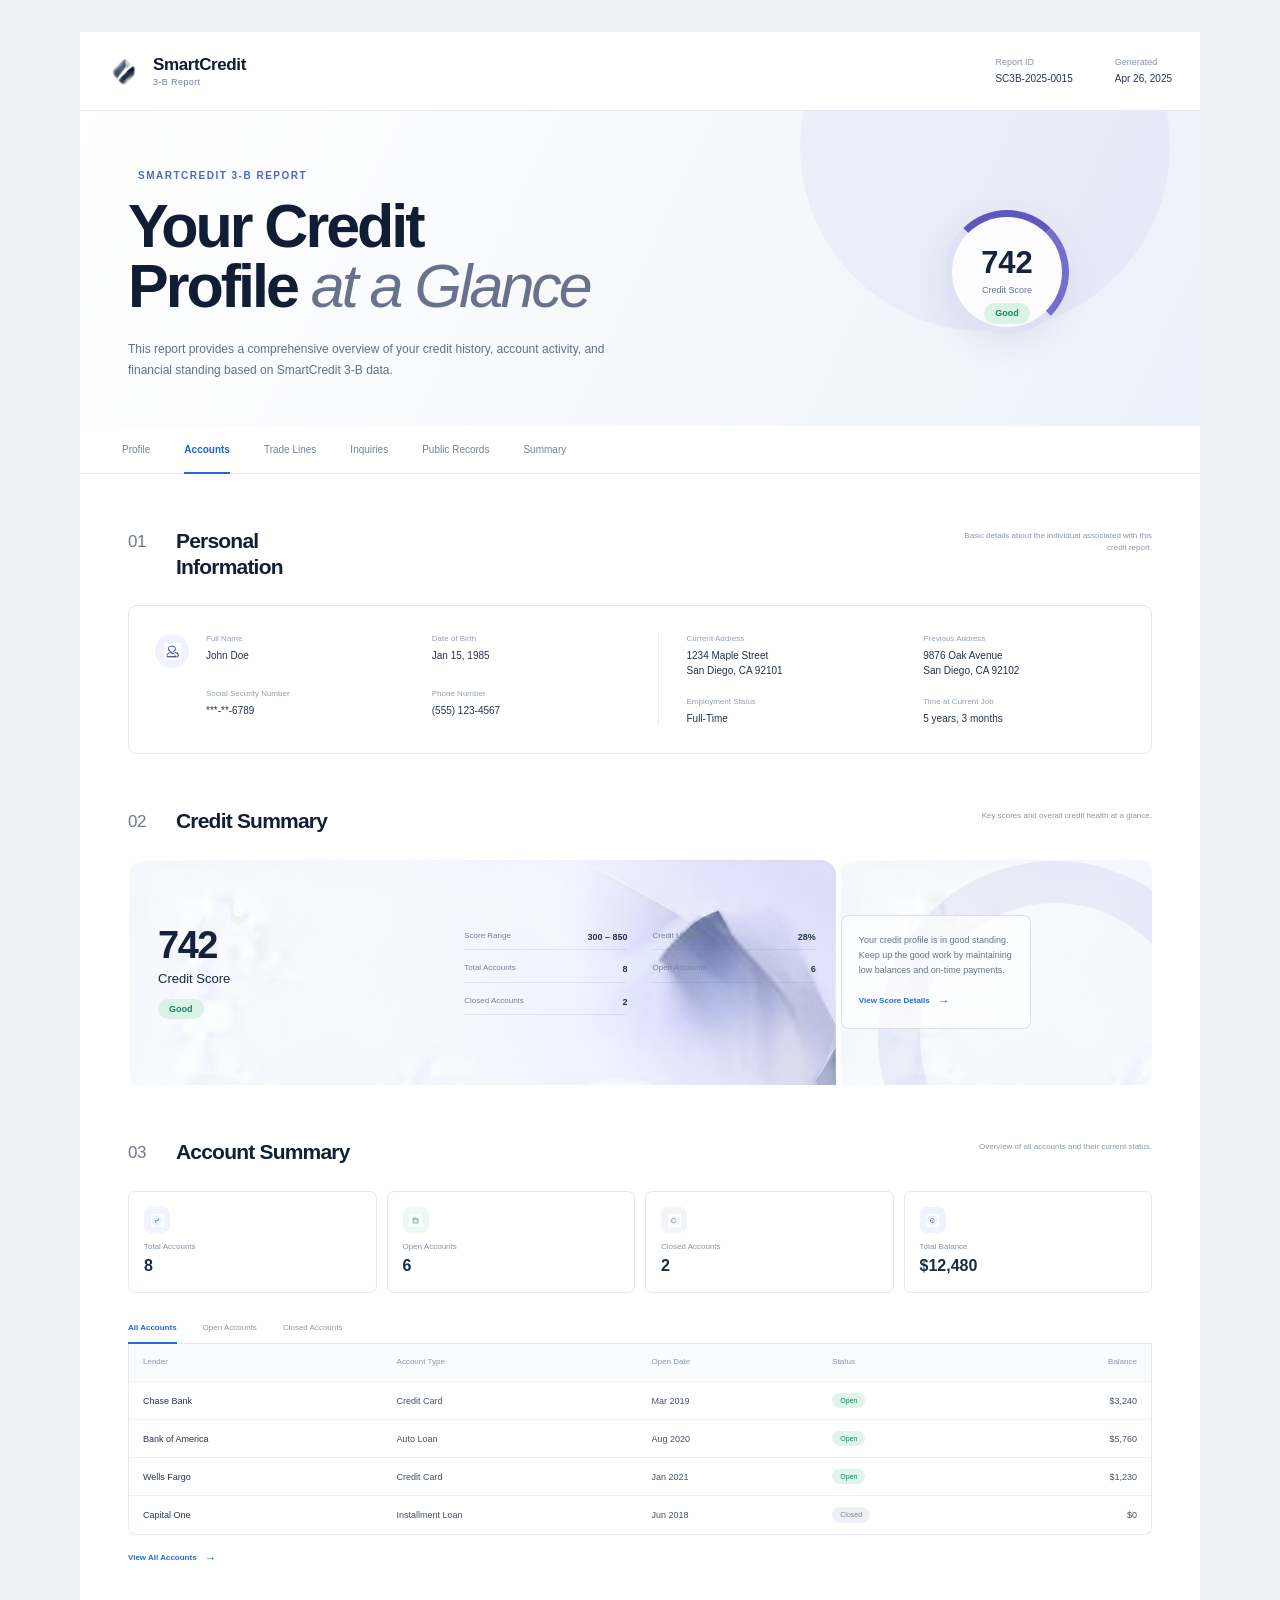
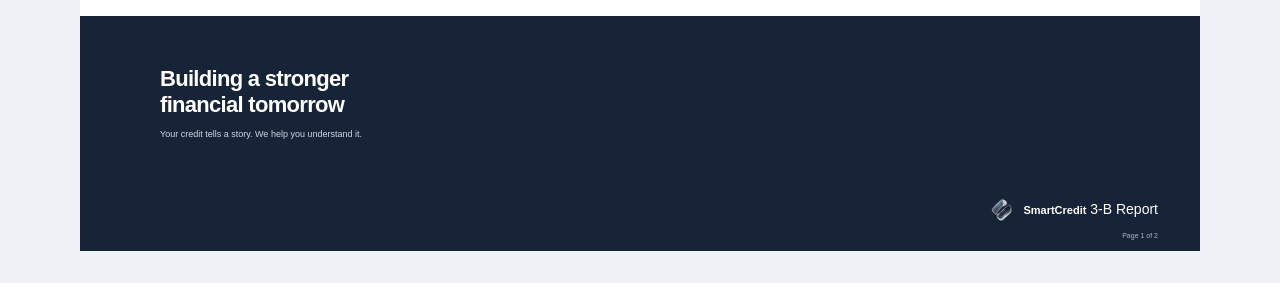
<file: index.html>
<!DOCTYPE html>
<html lang="en">
<head>
    <meta charset="UTF-8">
    <meta name="viewport" content="width=device-width, initial-scale=1.0">
    <meta name="description" content="SmartCredit 3-B Report - Credit Profile Overview">
    <title>SmartCredit 3-B Report</title>
    <link rel="stylesheet" href="css/style.css">
</head>
<body>
    <header class="report-header">
        <div class="brand">
            <a href="index.html" class="brand-mark" aria-label="SmartCredit">
                <img src="images/desain web.png" alt="SmartCredit">
            </a>
            <div class="brand-text">
                <strong>SmartCredit</strong>
                <span>3-B Report</span>
            </div>
        </div>

        <div class="report-meta">
            <div class="meta-item">
                <span>Report ID</span>
                <strong>SC3B-2025-0015</strong>
            </div>
            <div class="meta-item">
                <span>Generated</span>
                <strong>Apr 26, 2025</strong>
            </div>
        </div>
    </header>

    <main class="report-content">

        <section class="report-intro" aria-labelledby="profile-title">
            <div class="intro-content">
                <span class="eyebrow">SmartCredit 3-B Report</span>

                <h1 id="profile-title">
                    Your Credit<br>
                    Profile <em>at a Glance</em>
                </h1>

                <p>
                    This report provides a comprehensive overview of your
                    credit history, account activity, and financial standing
                    based on SmartCredit 3-B data.
                </p>
            </div>

            <div class="score-display" aria-label="Credit score 742, status Good">
                <div class="score-ring">
                    <span class="score-value">742</span>
                    <span class="score-label">Credit Score</span>
                </div>
                <span class="score-status">Good</span>
            </div>
        </section>

        <nav class="report-navigation" aria-label="Report sections">
            <a href="#personal-information" class="active">Profile</a>
            <a href="#account-summary">Accounts</a>
            <a href="report2.html">Trade Lines</a>
            <a href="report2.html#inquiries">Inquiries</a>
            <a href="report2.html#public-records">Public Records</a>
            <a href="report2.html#additional-information">Summary</a>
        </nav>

        <section
            id="personal-information"
            class="report-section personal-section"
            aria-labelledby="personal-title"
        >
            <div class="section-heading">
                <span class="section-number">01</span>

                <div class="section-title">
                    <h2 id="personal-title">Personal<br>Information</h2>
                    <p>
                        Basic details about the individual associated
                        with this credit report.
                    </p>
                </div>
            </div>

            <div class="information-card">
                <div class="information-column">
                    <div class="profile-symbol" aria-hidden="true">
                        <img src="images/desain web (2).png" alt="">
                    </div>

                    <dl class="information-list">
                        <div class="information-item">
                            <dt>Full Name</dt>
                            <dd>John Doe</dd>
                        </div>

                        <div class="information-item">
                            <dt>Date of Birth</dt>
                            <dd>Jan 15, 1985</dd>
                        </div>

                        <div class="information-item">
                            <dt>Social Security Number</dt>
                            <dd>***-**-6789</dd>
                        </div>

                        <div class="information-item">
                            <dt>Phone Number</dt>
                            <dd>(555) 123-4567</dd>
                        </div>
                    </dl>
                </div>

                <div class="information-column">
                    <dl class="information-list">
                        <div class="information-item">
                            <dt>Current Address</dt>
                            <dd>
                                1234 Maple Street<br>
                                San Diego, CA 92101
                            </dd>
                        </div>

                        <div class="information-item">
                            <dt>Previous Address</dt>
                            <dd>
                                9876 Oak Avenue<br>
                                San Diego, CA 92102
                            </dd>
                        </div>

                        <div class="information-item">
                            <dt>Employment Status</dt>
                            <dd>Full-Time</dd>
                        </div>

                        <div class="information-item">
                            <dt>Time at Current Job</dt>
                            <dd>5 years, 3 months</dd>
                        </div>
                    </dl>
                </div>
            </div>
        </section>

        <section
            id="credit-summary"
            class="report-section credit-section"
            aria-labelledby="credit-title"
        >
            <div class="section-heading">
                <span class="section-number">02</span>

                <div class="section-title">
                    <h2 id="credit-title">Credit Summary</h2>
                    <p>
                        Key scores and overall credit health
                        at a glance.
                    </p>
                </div>
            </div>

            <div class="credit-summary-card">
                <div class="credit-score-block">
                    <span class="large-score">742</span>
                    <span class="large-score-label">Credit Score</span>
                    <span class="score-status">Good</span>
                </div>

                <dl class="credit-statistics">
                    <div>
                        <dt>Score Range</dt>
                        <dd>300 – 850</dd>
                    </div>

                    <div>
                        <dt>Credit Utilization</dt>
                        <dd>28%</dd>
                    </div>

                    <div>
                        <dt>Total Accounts</dt>
                        <dd>8</dd>
                    </div>

                    <div>
                        <dt>Open Accounts</dt>
                        <dd>6</dd>
                    </div>

                    <div>
                        <dt>Closed Accounts</dt>
                        <dd>2</dd>
                    </div>
                </dl>

                <aside class="credit-note">
                    <p>
                        Your credit profile is in good standing.
                        Keep up the good work by maintaining low
                        balances and on-time payments.
                    </p>

                    <a href="#account-summary">
                        View Score Details
                        <span aria-hidden="true">→</span>
                    </a>
                </aside>
            </div>
        </section>

        <section
            id="account-summary"
            class="report-section account-section"
            aria-labelledby="account-title"
        >
            <div class="section-heading">
                <span class="section-number">03</span>

                <div class="section-title">
                    <h2 id="account-title">Account Summary</h2>
                    <p>
                        Overview of all accounts and their current status.
                    </p>
                </div>
            </div>

            <div class="account-stat-grid">
                <article class="account-stat">
                    <div class="stat-icon" aria-hidden="true">
                        <img src="images/desain web (4).png" alt="">
                    </div>
                    <span>Total Accounts</span>
                    <strong>8</strong>
                </article>

                <article class="account-stat">
                    <div class="stat-icon" aria-hidden="true">
                        <img src="images/desain web (5).png" alt="">
                    </div>
                    <span>Open Accounts</span>
                    <strong>6</strong>
                </article>

                <article class="account-stat">
                    <div class="stat-icon" aria-hidden="true">
                        <img src="images/desain web (6).png" alt="">
                    </div>
                    <span>Closed Accounts</span>
                    <strong>2</strong>
                </article>

                <article class="account-stat">
                    <div class="stat-icon" aria-hidden="true">
                        <img src="images/desain web (7).png" alt="">
                    </div>
                    <span>Total Balance</span>
                    <strong>$12,480</strong>
                </article>
            </div>

            <div class="account-filter" aria-label="Account categories">
                <a href="#all-accounts" class="active">All Accounts</a>
                <a href="#open-accounts">Open Accounts</a>
                <a href="#closed-accounts">Closed Accounts</a>
            </div>

            <div class="account-table-wrapper">
                <table class="account-table">
                    <caption>Credit account summary</caption>

                    <thead>
                        <tr>
                            <th scope="col">Lender</th>
                            <th scope="col">Account Type</th>
                            <th scope="col">Open Date</th>
                            <th scope="col">Status</th>
                            <th scope="col">Balance</th>
                        </tr>
                    </thead>

                    <tbody>
                        <tr>
                            <td>Chase Bank</td>
                            <td>Credit Card</td>
                            <td>Mar 2019</td>
                            <td>
                                <span class="status status-open">Open</span>
                            </td>
                            <td>$3,240</td>
                        </tr>

                        <tr>
                            <td>Bank of America</td>
                            <td>Auto Loan</td>
                            <td>Aug 2020</td>
                            <td>
                                <span class="status status-open">Open</span>
                            </td>
                            <td>$5,760</td>
                        </tr>

                        <tr>
                            <td>Wells Fargo</td>
                            <td>Credit Card</td>
                            <td>Jan 2021</td>
                            <td>
                                <span class="status status-open">Open</span>
                            </td>
                            <td>$1,230</td>
                        </tr>

                        <tr>
                            <td>Capital One</td>
                            <td>Installment Loan</td>
                            <td>Jun 2018</td>
                            <td>
                                <span class="status status-closed">Closed</span>
                            </td>
                            <td>$0</td>
                        </tr>
                    </tbody>
                </table>
            </div>

            <a href="#trade-lines" class="section-link">
                View All Accounts
                <span aria-hidden="true">→</span>
            </a>
        </section>

    </main>

    <footer class="report-footer">
        <div class="footer-content">
            <div class="footer-message">
                <h2>Building a stronger<br>financial tomorrow</h2>
                <p>
                    Your credit tells a story. We help you
                    understand it.
                </p>
            </div>

            <div class="footer-brand">
                <img src="images/desain_web-removebg-preview.png" alt="">
                <div>
                    <strong>SmartCredit</strong>
                    <span>3-B Report</span>
                </div>
            </div>

            <span class="page-number">Page 1 of 2</span>
        </div>
    </footer>
</body>
<script src="javascript/javascript.js"></script>
</html>
</file>
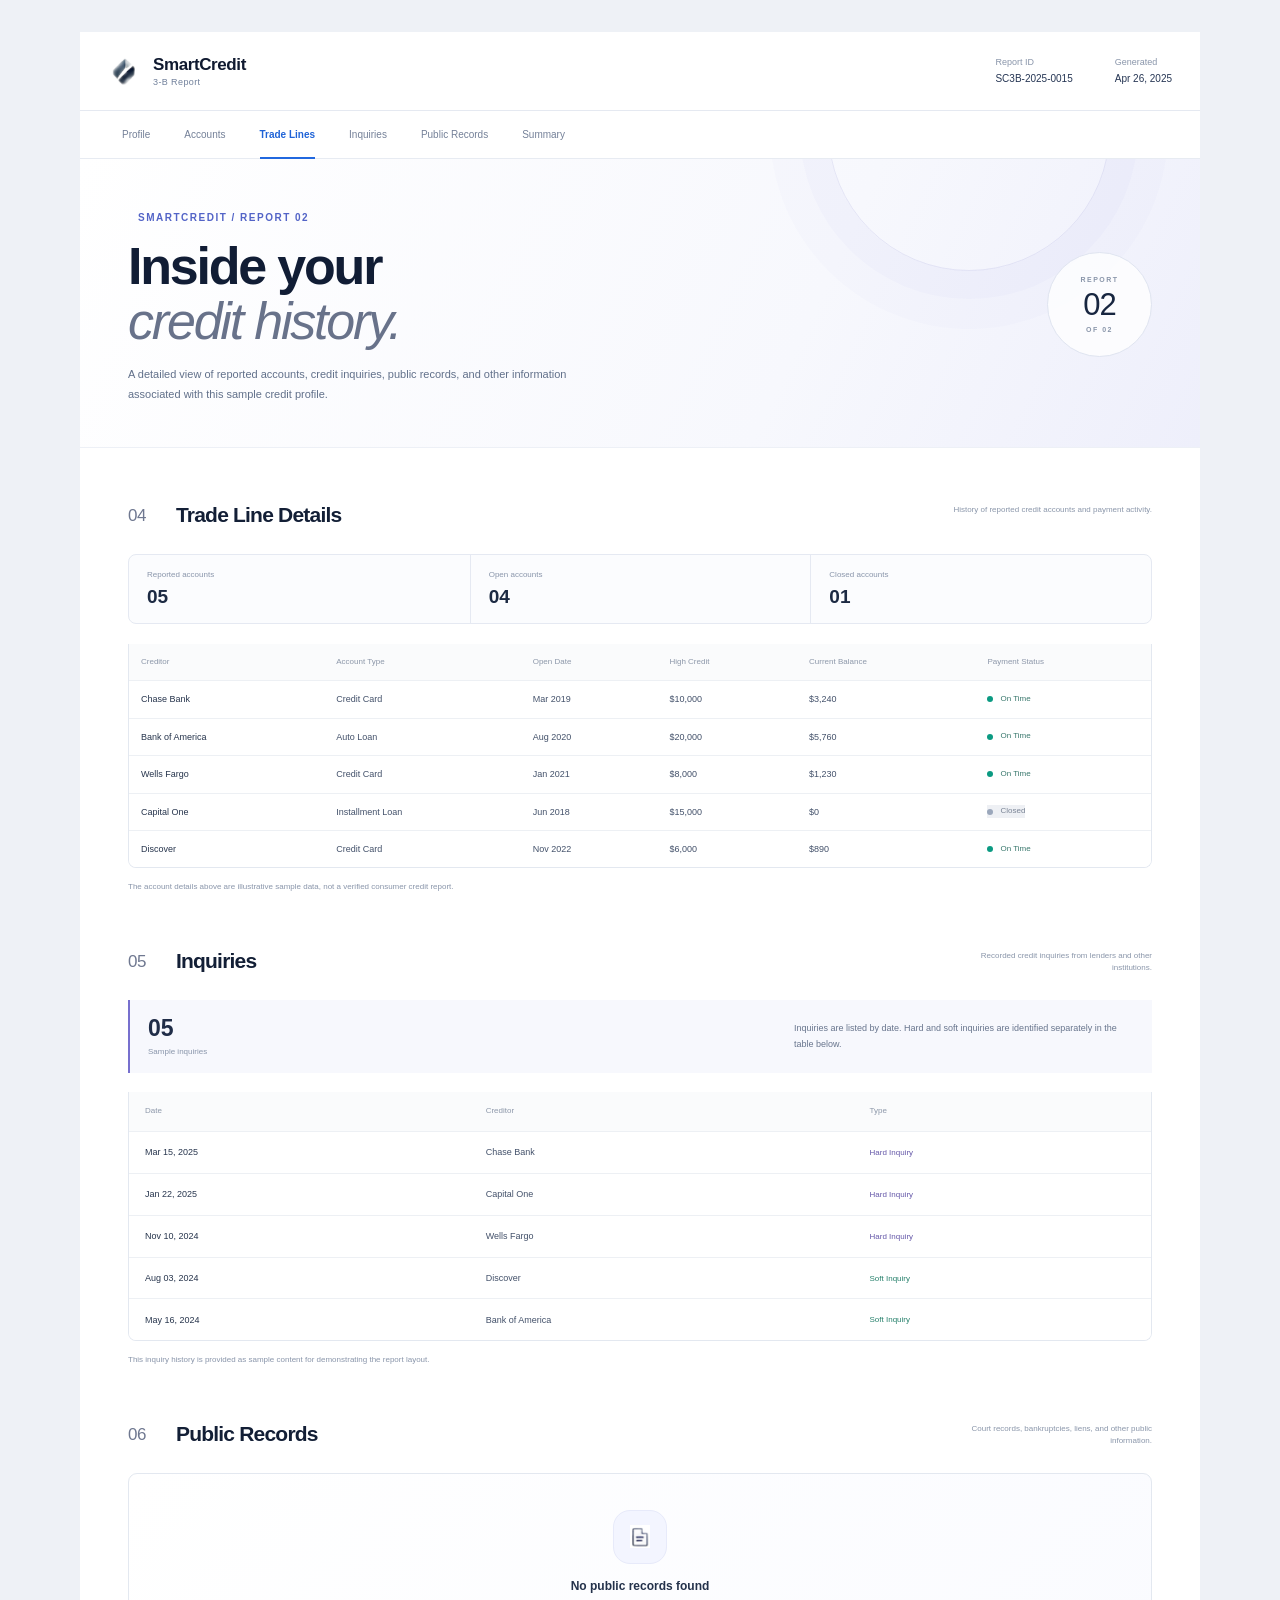
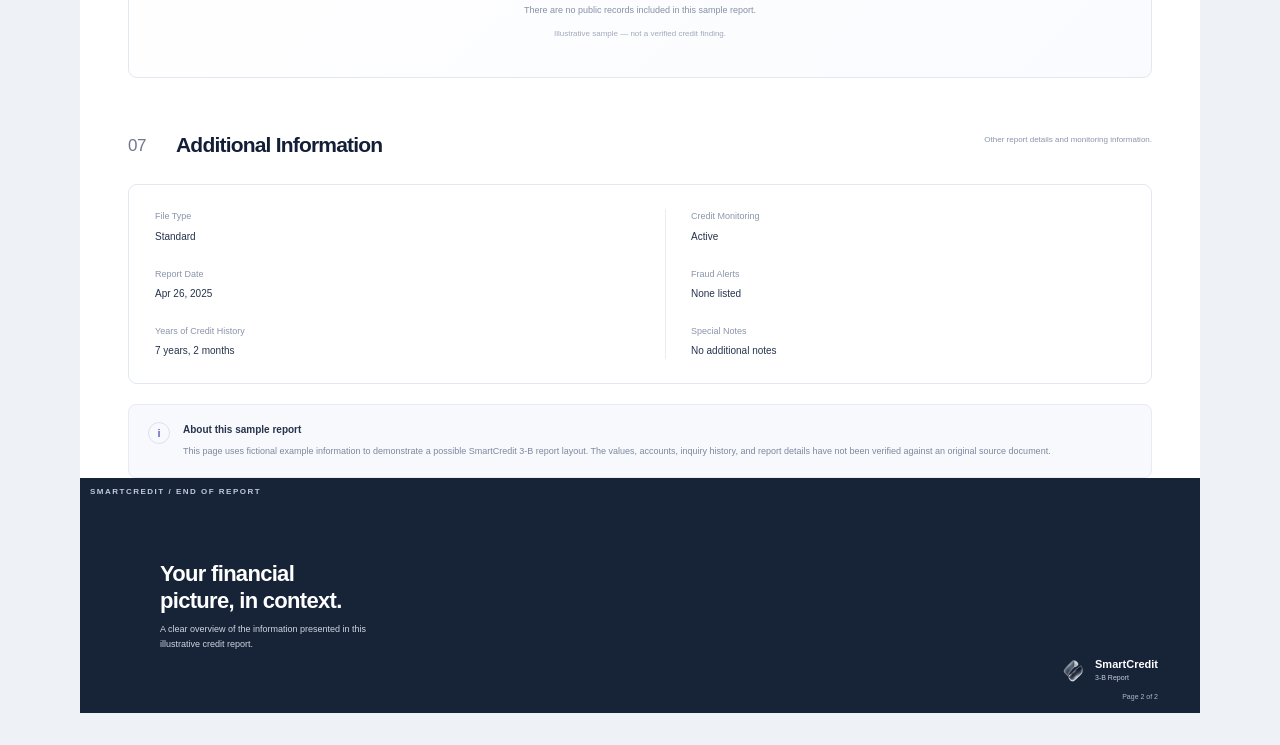
<file: report2.html>
<!DOCTYPE html>
<html lang="en">
<head>
    <meta charset="UTF-8">
    <meta name="viewport" content="width=device-width, initial-scale=1.0">
    <meta name="description" content="SmartCredit 3-B Report - Detailed credit accounts, inquiries, public records, and additional information.">
    <meta name="theme-color" content="#f1f3f8">
    <title>SmartCredit 3-B Report | Report Details</title>
    <link rel="stylesheet" href="css/style.css">
    <script src="javascript/javascript.js"></script>
</head>
<body>
    <header class="report-header">
        <a href="index.html" class="brand" aria-label="SmartCredit Report Overview">
            <span class="brand-mark">
                <img src="images/desain web.png" alt="">
            </span>
            <span class="brand-text">
                <strong>SmartCredit</strong>
                <span>3-B Report</span>
            </span>
        </a>

        <div class="report-meta">
            <div class="meta-item">
                <span>Report ID</span>
                <strong>SC3B-2025-0015</strong>
            </div>
            <div class="meta-item">
                <span>Generated</span>
                <strong>Apr 26, 2025</strong>
            </div>
        </div>
    </header>

    <main class="report-content report-details-page">
        <nav class="report-navigation" aria-label="Report navigation">
            <a href="report-1.html">Profile</a>
            <a href="index.html#account-summary">Accounts</a>
            <a href="report2.html#trade-lines" class="active">Trade Lines</a>
            <a href="report2.html#inquiries">Inquiries</a>
            <a href="report2.html#public-records">Public Records</a>
            <a href="report2.html#additional-information">Summary</a>
        </nav>

        <div class="details-intro">
            <div>
                <span class="eyebrow">SMARTCREDIT / REPORT 02</span>
                <h1>Inside your<br><em>credit history.</em></h1>
                <p>
                    A detailed view of reported accounts, credit inquiries,
                    public records, and other information associated with
                    this sample credit profile.
                </p>
            </div>

            <div class="details-index" aria-label="Report page 2 of 2">
                <span>REPORT</span>
                <strong>02</strong>
                <span>OF 02</span>
            </div>
        </div>

        <section
            id="trade-lines"
            class="report-section trade-lines-section"
            aria-labelledby="trade-lines-title"
        >
            <div class="section-heading">
                <span class="section-number">04</span>
                <div class="section-title">
                    <h2 id="trade-lines-title">Trade Line Details</h2>
                    <p>
                        History of reported credit accounts
                        and payment activity.
                    </p>
                </div>
            </div>

            <div class="table-summary">
                <div>
                    <span>Reported accounts</span>
                    <strong>05</strong>
                </div>
                <div>
                    <span>Open accounts</span>
                    <strong>04</strong>
                </div>
                <div>
                    <span>Closed accounts</span>
                    <strong>01</strong>
                </div>
            </div>

            <div class="account-table-wrapper">
                <table class="account-table trade-line-table">
                    <caption>Trade line details for the sample credit report</caption>
                    <thead>
                        <tr>
                            <th scope="col">Creditor</th>
                            <th scope="col">Account Type</th>
                            <th scope="col">Open Date</th>
                            <th scope="col">High Credit</th>
                            <th scope="col">Current Balance</th>
                            <th scope="col">Payment Status</th>
                        </tr>
                    </thead>
                    <tbody>
                        <tr>
                            <td>Chase Bank</td>
                            <td>Credit Card</td>
                            <td>Mar 2019</td>
                            <td>$10,000</td>
                            <td>$3,240</td>
                            <td>
                                <span class="payment-status status-on-time">
                                    <span aria-hidden="true"></span>
                                    On Time
                                </span>
                            </td>
                        </tr>
                        <tr>
                            <td>Bank of America</td>
                            <td>Auto Loan</td>
                            <td>Aug 2020</td>
                            <td>$20,000</td>
                            <td>$5,760</td>
                            <td>
                                <span class="payment-status status-on-time">
                                    <span aria-hidden="true"></span>
                                    On Time
                                </span>
                            </td>
                        </tr>
                        <tr>
                            <td>Wells Fargo</td>
                            <td>Credit Card</td>
                            <td>Jan 2021</td>
                            <td>$8,000</td>
                            <td>$1,230</td>
                            <td>
                                <span class="payment-status status-on-time">
                                    <span aria-hidden="true"></span>
                                    On Time
                                </span>
                            </td>
                        </tr>
                        <tr>
                            <td>Capital One</td>
                            <td>Installment Loan</td>
                            <td>Jun 2018</td>
                            <td>$15,000</td>
                            <td>$0</td>
                            <td>
                                <span class="payment-status status-closed">
                                    <span aria-hidden="true"></span>
                                    Closed
                                </span>
                            </td>
                        </tr>
                        <tr>
                            <td>Discover</td>
                            <td>Credit Card</td>
                            <td>Nov 2022</td>
                            <td>$6,000</td>
                            <td>$890</td>
                            <td>
                                <span class="payment-status status-on-time">
                                    <span aria-hidden="true"></span>
                                    On Time
                                </span>
                            </td>
                        </tr>
                    </tbody>
                </table>
            </div>

            <p class="table-note">
                The account details above are illustrative sample data,
                not a verified consumer credit report.
            </p>
        </section>

        <section
            id="inquiries"
            class="report-section inquiries-section"
            aria-labelledby="inquiries-title"
        >
            <div class="section-heading">
                <span class="section-number">05</span>
                <div class="section-title">
                    <h2 id="inquiries-title">Inquiries</h2>
                    <p>
                        Recorded credit inquiries from lenders
                        and other institutions.
                    </p>
                </div>
            </div>

            <div class="inquiry-overview">
                <div class="inquiry-count">
                    <span class="inquiry-count-number">05</span>
                    <span>Sample inquiries</span>
                </div>
                <p>
                    Inquiries are listed by date. Hard and soft inquiries
                    are identified separately in the table below.
                </p>
            </div>

            <div class="account-table-wrapper">
                <table class="account-table inquiry-table">
                    <caption>Credit inquiries in the sample report</caption>
                    <thead>
                        <tr>
                            <th scope="col">Date</th>
                            <th scope="col">Creditor</th>
                            <th scope="col">Type</th>
                        </tr>
                    </thead>
                    <tbody>
                        <tr>
                            <td>Mar 15, 2025</td>
                            <td>Chase Bank</td>
                            <td>
                                <span class="inquiry-type inquiry-hard">
                                    Hard Inquiry
                                </span>
                            </td>
                        </tr>
                        <tr>
                            <td>Jan 22, 2025</td>
                            <td>Capital One</td>
                            <td>
                                <span class="inquiry-type inquiry-hard">
                                    Hard Inquiry
                                </span>
                            </td>
                        </tr>
                        <tr>
                            <td>Nov 10, 2024</td>
                            <td>Wells Fargo</td>
                            <td>
                                <span class="inquiry-type inquiry-hard">
                                    Hard Inquiry
                                </span>
                            </td>
                        </tr>
                        <tr>
                            <td>Aug 03, 2024</td>
                            <td>Discover</td>
                            <td>
                                <span class="inquiry-type inquiry-soft">
                                    Soft Inquiry
                                </span>
                            </td>
                        </tr>
                        <tr>
                            <td>May 16, 2024</td>
                            <td>Bank of America</td>
                            <td>
                                <span class="inquiry-type inquiry-soft">
                                    Soft Inquiry
                                </span>
                            </td>
                        </tr>
                    </tbody>
                </table>
            </div>

            <p class="section-footnote">
                This inquiry history is provided as sample content for
                demonstrating the report layout.
            </p>
        </section>

        <section
            id="public-records"
            class="report-section public-records-section"
            aria-labelledby="public-records-title"
        >
            <div class="section-heading">
                <span class="section-number">06</span>
                <div class="section-title">
                    <h2 id="public-records-title">Public Records</h2>
                    <p>
                        Court records, bankruptcies, liens,
                        and other public information.
                    </p>
                </div>
            </div>

            <div class="empty-records-card">
                <div class="records-icon" aria-hidden="true">
                    <img src="images/desain web (8).png" alt="">
                </div>
                <h3>No public records found</h3>
                <p>
                    There are no public records included in this
                    sample report.
                </p>
                <span class="records-disclaimer">
                    Illustrative sample — not a verified credit finding.
                </span>
            </div>
        </section>

        <section
            id="additional-information"
            class="report-section additional-information-section"
            aria-labelledby="additional-information-title"
        >
            <div class="section-heading">
                <span class="section-number">07</span>
                <div class="section-title">
                    <h2 id="additional-information-title">
                        Additional Information
                    </h2>
                    <p>
                        Other report details and monitoring
                        information.
                    </p>
                </div>
            </div>

            <div class="additional-info-card">
                <dl class="additional-info-column">
                    <div class="information-item">
                        <dt>File Type</dt>
                        <dd>Standard</dd>
                    </div>
                    <div class="information-item">
                        <dt>Report Date</dt>
                        <dd>Apr 26, 2025</dd>
                    </div>
                    <div class="information-item">
                        <dt>Years of Credit History</dt>
                        <dd>7 years, 2 months</dd>
                    </div>
                </dl>

                <dl class="additional-info-column">
                    <div class="information-item">
                        <dt>Credit Monitoring</dt>
                        <dd>Active</dd>
                    </div>
                    <div class="information-item">
                        <dt>Fraud Alerts</dt>
                        <dd>None listed</dd>
                    </div>
                    <div class="information-item">
                        <dt>Special Notes</dt>
                        <dd>No additional notes</dd>
                    </div>
                </dl>
            </div>

            <aside class="report-disclaimer">
                <span class="disclaimer-mark" aria-hidden="true">i</span>
                <div>
                    <h3>About this sample report</h3>
                    <p>
                        This page uses fictional example information to
                        demonstrate a possible SmartCredit 3-B report
                        layout. The values, accounts, inquiry history,
                        and report details have not been verified against
                        an original source document.
                    </p>
                </div>
            </aside>
        </section>
    </main>

    <footer class="report-footer details-footer">
        <div class="footer-content">
            <div class="footer-message">
                <span class="eyebrow">SMARTCREDIT / END OF REPORT</span>
                <h2>Your financial<br>picture, in context.</h2>
                <p>
                    A clear overview of the information presented
                    in this illustrative credit report.
                </p>
            </div>

            <a href="index.html" class="footer-brand">
                <img src="images/desain_web-removebg-preview.png" alt="">
                <span>
                    <strong>SmartCredit</strong>
                    <span>3-B Report</span>
                </span>
            </a>

            <span class="page-number">Page 2 of 2</span>
        </div>
    </footer>
</body>
</html>
</file>
<file: css/style.css>
/* Base */
* {
    box-sizing: border-box;
    margin: 0;
    padding: 0;
}

html {
    scroll-behavior: smooth;
    scroll-padding-top: 24px;
}

body {
    background: #eef1f6;
    color: #14213d;
    font-family: Arial, Helvetica, sans-serif;
    font-size: 14px;
    line-height: 1.6;
    -webkit-font-smoothing: antialiased;
}

a {
    color: inherit;
    text-decoration: none;
}

img {
    display: block;
    max-width: 100%;
}

button,
a {
    -webkit-tap-highlight-color: transparent;
}

button {
    font: inherit;
}

button:focus-visible,
a:focus-visible {
    outline: 2px solid #2168df;
    outline-offset: 4px;
}

[hidden] {
    display: none !important;
}


/* Shared Report Layout */
.report-header,
.report-content,
.report-footer {
    width: min(1120px, calc(100% - 48px));
    margin-left: auto;
    margin-right: auto;
}

.report-header {
    margin-top: 32px;
    padding: 22px 28px;
    background: #ffffff;
    border-bottom: 1px solid #e5e9f1;
    display: flex;
    align-items: center;
    justify-content: space-between;
    gap: 30px;
}

.report-content {
    background: #ffffff;
    overflow: hidden;
}

.eyebrow {
    margin-left: 10px;
    display: inline-block;
    margin-bottom: 13px;
    color: #5364c7;
    font-size: 10px;
    font-weight: 700;
    letter-spacing: 1.5px;
    text-transform: uppercase;
}

/* Brand */
.brand {
    min-width: 0;
    display: flex;
    align-items: center;
    gap: 11px;
}

.brand-mark {
    width: 34px;
    height: 34px;
    flex: 0 0 34px;
    display: flex;
    align-items: center;
    justify-content: center;
}

.brand-mark img {
    width: 29px;
    height: 29px;
    object-fit: contain;
}

.brand-text {
    display: flex;
    flex-direction: column;
    line-height: 1.15;
}

.brand-text strong {
    color: #101a30;
    font-size: 17px;
    font-weight: 700;
    letter-spacing: -0.4px;
}

.brand-text span {
    margin-top: 3px;
    color: #71809b;
    font-size: 9px;
    letter-spacing: 0.4px;
}


/* Report Metadata */
.report-meta {
    display: flex;
    align-items: center;
    gap: 42px;
}

.meta-item {
    display: flex;
    flex-direction: column;
    gap: 2px;
}

.meta-item span {
    color: #8995aa;
    font-size: 9px;
}

.meta-item strong {
    color: #263654;
    font-size: 10px;
    font-weight: 500;
}

/* Page One Introduction */
.report-intro {
    min-height: 310px;
    position: relative;
    overflow: hidden;
    padding: 52px 48px 45px;
    display: flex;
    align-items: center;
    justify-content: space-between;
    background: linear-gradient(
        115deg,
        #ffffff 0%,
        #f6f8fd 57%,
        #edf0fa 100%
    );
}

.report-intro::before {
    content: "";
    position: absolute;
    width: 370px;
    height: 370px;
    right: 30px;
    top: -150px;
    border-radius: 50%;
    background: rgba(101, 92, 207, 0.06);
}

.intro-content {
    width: 58%;
    position: relative;
    z-index: 2;
}

.intro-content h1 {
    max-width: 560px;
    color: #111d35;
    font-size: clamp(38px, 5vw, 61px);
    line-height: 0.98;
    letter-spacing: -3px;
    font-weight: 700;
}

.intro-content h1 em {
    color: #68728a;
    font-weight: 300;
}

.intro-content p {
    max-width: 480px;
    margin-top: 22px;
    color: #61708a;
    font-size: 12px;
    line-height: 1.75;
}


/* Credit Score Ring */
.score-display {
    width: 160px;
    min-width: 160px;
    height: 160px;
    position: relative;
    z-index: 3;
    margin-right: 65px;
    display: flex;
    flex-direction: column;
    align-items: center;
    justify-content: center;
}

.score-ring {
    width: 124px;
    height: 124px;
    border: 7px solid #dfe2f3;
    border-top-color: #5e58be;
    border-right-color: #736dcc;
    border-radius: 50%;
    background: rgba(255, 255, 255, 0.88);
    box-shadow: 0 10px 35px rgba(54, 65, 107, 0.09);
    display: flex;
    flex-direction: column;
    align-items: center;
    justify-content: center;
}

.score-value {
    color: #17233c;
    font-size: 31px;
    line-height: 1;
    font-weight: 700;
}

.score-label {
    margin-top: 5px;
    color: #68758d;
    font-size: 9px;
}

.score-status {
    padding: 3px 11px;
    border-radius: 20px;
    background: #d9f4e7;
    color: #17845d;
    font-size: 9px;
    font-weight: 700;
    white-space: nowrap;
}

.score-ring + .score-status {
    position: absolute;
    bottom: 28px;
}




/* Shared Report Navigation */
.report-navigation {
    min-height: 48px;
    padding: 0 42px;
    border-bottom: 1px solid #e7ebf2;
    display: flex;
    align-items: stretch;
    gap: 34px;
    position: relative;
    z-index: 5;
    background: #ffffff;
}

.report-navigation a {
    flex: 0 0 auto;
    position: relative;
    padding: 16px 0 13px;
    color: #748098;
    font-size: 10px;
    white-space: nowrap;
    transition: color 0.2s ease;
}

.report-navigation a:hover,
.report-navigation a.active {
    color: #1f63d7;
}

.report-navigation a.active {
    font-weight: 600;
}

.report-navigation a.active::after {
    content: "";
    position: absolute;
    left: 0;
    right: 0;
    bottom: -1px;
    height: 2px;
    background: #2168df;
}

.report-navigation.is-scrolled {
    box-shadow: 0 5px 15px rgba(20, 33, 61, 0.04);
}


/* Shared Section Headings */
.report-section {
    padding: 54px 48px 0;
    scroll-margin-top: 20px;
}

.section-heading {
    display: grid;
    grid-template-columns: 48px minmax(0, 1fr);
    align-items: start;
    margin-bottom: 25px;
}

.section-number {
    color: #6f7890;
    font-size: 17px;
    font-weight: 300;
    letter-spacing: -0.5px;
}

.section-title {
    min-width: 0;
    display: flex;
    justify-content: space-between;
    align-items: flex-start;
    gap: 30px;
}

.section-title h2 {
    color: #131f36;
    font-size: 21px;
    line-height: 1.25;
    font-weight: 700;
    letter-spacing: -0.8px;
}

.section-title p {
    max-width: 205px;
    padding-top: 2px;
    color: #8a96aa;
    font-size: 8px;
    line-height: 1.5;
    text-align: right;
}


/* Personal Information */
.information-card {
    border: 1px solid #e3e8f0;
    border-radius: 9px;
    padding: 27px 26px;
    display: grid;
    grid-template-columns: 1fr 1fr;
    gap: 35px;
    background: #ffffff;
}

.information-column {
    min-width: 0;
    display: flex;
    gap: 17px;
}

.information-column + .information-column {
    padding-left: 28px;
    border-left: 1px solid #e9edf3;
}

.profile-symbol {
    width: 34px;
    min-width: 34px;
    height: 34px;
    margin-top: 1px;
    border-radius: 50%;
    background: #f0f2ff;
    display: flex;
    align-items: center;
    justify-content: center;
}

.profile-symbol img {
    width: 17px;
    height: 17px;
    object-fit: contain;
}

.information-list {
    flex: 1;
    min-width: 0;
    display: grid;
    grid-template-columns: 1fr 1fr;
    column-gap: 35px;
    row-gap: 18px;
}

.information-item {
    min-width: 0;
}

.information-item dt {
    margin-bottom: 2px;
    color: #94a0b3;
    font-size: 8px;
}

.information-item dd {
    color: #24324b;
    font-size: 10px;
    line-height: 1.5;
    overflow-wrap: anywhere;
}


/* Credit Summary */
.credit-summary-card {
    min-height: 225px;
    position: relative;
    overflow: hidden;
    border-radius: 10px;
    padding: 30px;
    background-image: url("../images/desain\ web\ \(3\).png");
    display: grid;
    grid-template-columns: 1fr 1.25fr 1fr;
    align-items: center;
    gap: 25px;
}

.credit-summary-card::after {
    content: "";
    position: absolute;
    width: 270px;
    height: 270px;
    right: -80px;
    bottom: -130px;
    border: 42px solid rgba(92, 88, 187, 0.09);
    border-radius: 50%;
    transform: rotate(-25deg);
    pointer-events: none;
}

.credit-score-block {
    position: relative;
    z-index: 2;
    display: flex;
    flex-direction: column;
    align-items: flex-start;
}

.large-score {
    color: #16223b;
    font-size: 38px;
    line-height: 1;
    font-weight: 700;
    letter-spacing: -1.5px;
}

.large-score-label {
    margin-top: 5px;
    color: #18263e;
    font-size: 13px;
}

.credit-score-block .score-status {
    margin-top: 9px;
}

.credit-statistics {
    position: relative;
    z-index: 2;
    display: grid;
    grid-template-columns: 1fr 1fr;
    column-gap: 25px;
    row-gap: 12px;
}

.credit-statistics div {
    min-width: 0;
    display: flex;
    justify-content: space-between;
    gap: 10px;
    border-bottom: 1px solid rgba(112, 124, 153, 0.15);
    padding-bottom: 5px;
}

.credit-statistics dt {
    color: #748198;
    font-size: 8px;
}

.credit-statistics dd {
    color: #26344d;
    font-size: 9px;
    font-weight: 600;
}

.credit-note {
    position: relative;
    z-index: 2;
    max-width: 190px;
    padding: 17px;
    border: 1px solid rgba(211, 216, 232, 0.8);
    border-radius: 8px;
    background: rgba(255, 255, 255, 0.72);
}

.credit-note p {
    color: #65728a;
    font-size: 9px;
    line-height: 1.65;
}

.credit-note a,
.section-link {
    display: inline-flex;
    align-items: center;
    gap: 8px;
    margin-top: 14px;
    color: #2369d7;
    font-size: 8px;
    font-weight: 600;
}

.credit-note a span,
.section-link span {
    font-size: 12px;
}


/* Account Statistics */
.account-stat-grid {
    display: grid;
    grid-template-columns: repeat(4, minmax(0, 1fr));
    gap: 10px;
}

.account-stat {
    min-height: 92px;
    padding: 15px;
    border: 1px solid #e3e8f0;
    border-radius: 7px;
    background: #ffffff;
    display: flex;
    flex-direction: column;
}

.stat-icon {
    width: 26px;
    height: 26px;
    margin-bottom: 8px;
    border-radius: 7px;
    background: #f1f4ff;
    display: flex;
    align-items: center;
    justify-content: center;
}

.stat-icon img {
    width: 13px;
    height: 13px;
    object-fit: contain;
}

.account-stat:nth-child(2) .stat-icon {
    background: #edf9f4;
}

.account-stat:nth-child(3) .stat-icon {
    background: #f2f4f8;
}

.account-stat:nth-child(4) .stat-icon {
    background: #eef3ff;
}

.account-stat > span {
    color: #8793a8;
    font-size: 8px;
}

.account-stat strong {
    margin-top: 2px;
    color: #1c2a43;
    font-size: 16px;
    line-height: 1.3;
}


/* Account Filters */
.account-filter {
    margin-top: 20px;
    border-bottom: 1px solid #e5e9ef;
    display: flex;
    align-items: center;
    gap: 26px;
}

.account-filter a {
    flex: 0 0 auto;
    position: relative;
    padding: 9px 0;
    color: #8b96a9;
    font-size: 8px;
    white-space: nowrap;
}

.account-filter a.active {
    color: #1d66d5;
    font-weight: 600;
}

.account-filter a.active::after {
    content: "";
    position: absolute;
    left: 0;
    right: 0;
    bottom: -1px;
    height: 2px;
    background: #2168df;
}


/* Shared Tables */
.account-table-wrapper {
    width: 100%;
    overflow-x: auto;
    overscroll-behavior-x: contain;
    border: 1px solid #e3e8f0;
    border-top: 0;
    border-radius: 0 0 8px 8px;
    scrollbar-width: thin;
    scrollbar-color: #cbd3e1 #f7f8fb;
}

.account-table {
    width: 100%;
    min-width: 590px;
    border-collapse: collapse;
    border-spacing: 0;
    background: #ffffff;
    font-variant-numeric: tabular-nums;
}

.account-table caption {
    position: absolute;
    width: 1px;
    height: 1px;
    padding: 0;
    overflow: hidden;
    clip: rect(0, 0, 0, 0);
    white-space: nowrap;
    border: 0;
}

.account-table th {
    padding: 12px 14px;
    background: #fafbfc;
    color: #8c97a9;
    font-size: 8px;
    font-weight: 500;
    text-align: left;
    white-space: nowrap;
}

.account-table td {
    padding: 11px 14px;
    border-top: 1px solid #edf0f4;
    color: #43516a;
    font-size: 9px;
    vertical-align: middle;
}

.account-table tbody tr {
    transition: background 0.18s ease;
}

.account-table tbody tr:hover {
    background: #fafbff;
}

.account-table td:first-child {
    color: #26344c;
    font-weight: 500;
}

.account-table th:last-child,
.account-table td:last-child {
    text-align: right;
}

.status {
    display: inline-flex;
    align-items: center;
    padding: 3px 8px;
    border-radius: 20px;
    font-size: 7px;
    line-height: 1.3;
    white-space: nowrap;
}

.status-open {
    background: #dff5eb;
    color: #16835d;
}

.status-closed {
    background: #eef0f4;
    color: #7a8495;
}

.section-link {
    margin-bottom: 48px;
}


/* Page Two: Introduction */
.details-intro {
    position: relative;
    overflow: hidden;
    min-height: 245px;
    padding: 46px 48px 42px;
    display: flex;
    align-items: center;
    justify-content: space-between;
    gap: 30px;
    background: linear-gradient(
        115deg,
        #ffffff 0%,
        #f7f8fd 64%,
        #eeeffb 100%
    );
    border-bottom: 1px solid #edf0f6;
}

.details-intro::after {
    content: "";
    position: absolute;
    width: 280px;
    height: 280px;
    right: 90px;
    top: -170px;
    border: 1px solid rgba(94, 88, 190, 0.12);
    border-radius: 50%;
    box-shadow:
        0 0 0 28px rgba(94, 88, 190, 0.025),
        0 0 0 58px rgba(94, 88, 190, 0.02);
    pointer-events: none;
}

.details-intro > div:first-child {
    max-width: 610px;
    position: relative;
    z-index: 1;
}

.details-intro h1 {
    color: #111d35;
    font-size: clamp(34px, 4.5vw, 52px);
    font-weight: 700;
    line-height: 1.05;
    letter-spacing: -2.2px;
}

.details-intro h1 em {
    color: #68728a;
    font-weight: 300;
}

.details-intro p {
    max-width: 440px;
    margin-top: 17px;
    color: #61708a;
    font-size: 11px;
    line-height: 1.8;
}

.details-index {
    width: 105px;
    min-width: 105px;
    height: 105px;
    position: relative;
    z-index: 1;
    border: 1px solid #dfe4f0;
    border-radius: 50%;
    background: rgba(255, 255, 255, 0.78);
    display: flex;
    flex-direction: column;
    align-items: center;
    justify-content: center;
}

.details-index span {
    color: #8a96aa;
    font-size: 7px;
    font-weight: 600;
    letter-spacing: 1.5px;
}

.details-index strong {
    margin: 1px 0;
    color: #182640;
    font-size: 31px;
    font-weight: 500;
    line-height: 1.2;
    letter-spacing: -1px;
}


/* Page Two: Table Summary */
.table-summary {
    display: grid;
    grid-template-columns: repeat(3, minmax(0, 1fr));
    margin-bottom: 20px;
    border: 1px solid #e5e9f2;
    border-radius: 8px;
    background: #fbfcfe;
}

.table-summary > div {
    min-width: 0;
    padding: 14px 18px;
    display: flex;
    flex-direction: column;
    gap: 4px;
}

.table-summary > div + div {
    border-left: 1px solid #e5e9f2;
}

.table-summary span {
    color: #8995aa;
    font-size: 8px;
}

.table-summary strong {
    color: #1c2a43;
    font-size: 19px;
    font-weight: 600;
    line-height: 1.2;
}

.trade-line-table {
    min-width: 700px;
}

.trade-line-table th,
.trade-line-table td {
    padding-left: 12px;
    padding-right: 12px;
}

.trade-line-table th {
    font-size: 8px;
}

.trade-line-table td {
    font-size: 9px;
    white-space: nowrap;
}

.trade-line-table th:last-child,
.trade-line-table td:last-child {
    text-align: left;
}

.payment-status {
    display: inline-flex;
    align-items: center;
    gap: 7px;
    font-size: 8px;
    white-space: nowrap;
}

.payment-status > span {
    width: 6px;
    height: 6px;
    flex: 0 0 6px;
    border-radius: 50%;
    background: #0b9a82;
}

.status-on-time {
    color: #38776c;
}

.status-closed {
    color: #7a8495;
}

.payment-status.status-closed > span {
    background: #9ba7bb;
}

.table-note,
.section-footnote {
    margin-top: 12px;
    color: #8995aa;
    font-size: 8px;
    line-height: 1.7;
}


/* Page Two: Inquiries */
.inquiry-overview {
    display: flex;
    align-items: center;
    justify-content: space-between;
    gap: 24px;
    margin-bottom: 19px;
    padding: 15px 18px;
    border-left: 2px solid #7770ce;
    background: #f7f8fd;
}

.inquiry-count {
    min-width: 105px;
    display: flex;
    flex-direction: column;
}

.inquiry-count-number {
    color: #202d48;
    font-size: 23px;
    font-weight: 600;
    line-height: 1.2;
}

.inquiry-count > span:last-child {
    margin-top: 3px;
    color: #8995aa;
    font-size: 8px;
}

.inquiry-overview > p {
    max-width: 340px;
    color: #68758d;
    font-size: 9px;
    line-height: 1.7;
}

.inquiry-table {
    min-width: 540px;
}

.inquiry-table th,
.inquiry-table td {
    padding: 13px 16px;
}

.inquiry-table th:last-child,
.inquiry-table td:last-child {
    text-align: left;
}

.inquiry-type {
    display: inline-flex;
    align-items: center;
    font-size: 8px;
    white-space: nowrap;
}

.inquiry-hard {
    color: #6659a9;
}

.inquiry-soft {
    color: #27816c;
}


/* Page Two: Public Records */
.empty-records-card {
    min-height: 205px;
    padding: 30px 24px;
    border: 1px solid #e3e8f0;
    border-radius: 9px;
    background: linear-gradient(135deg, #ffffff, #fafbff);
    display: flex;
    flex-direction: column;
    align-items: center;
    justify-content: center;
    text-align: center;
}

.records-icon {
    width: 54px;
    height: 54px;
    margin-bottom: 13px;
    border: 1px solid #e7eafa;
    border-radius: 17px;
    background: #f3f5ff;
    display: flex;
    align-items: center;
    justify-content: center;
}

.records-icon img {
    width: 23px;
    height: 23px;
    object-fit: contain;
}

.empty-records-card h3 {
    color: #24324b;
    font-size: 12px;
    font-weight: 600;
}

.empty-records-card > p {
    max-width: 340px;
    margin-top: 7px;
    color: #8490a5;
    font-size: 9px;
    line-height: 1.7;
}

.records-disclaimer {
    margin-top: 10px;
    color: #a0a9b8;
    font-size: 8px;
}


/* Page Two: Additional Information */
.additional-info-card {
    display: grid;
    grid-template-columns: 1fr 1fr;
    gap: 0;
    padding: 24px 26px;
    border: 1px solid #e3e8f0;
    border-radius: 9px;
    background: #ffffff;
}

.additional-info-column {
    min-width: 0;
    display: grid;
    align-content: start;
    gap: 22px;
}

.additional-info-column + .additional-info-column {
    margin-left: 25px;
    padding-left: 25px;
    border-left: 1px solid #e9edf3;
}

.additional-info-card .information-item dt {
    margin-bottom: 5px;
    color: #8995aa;
    font-size: 9px;
}

.additional-info-card .information-item dd {
    color: #25334c;
    font-size: 10px;
    line-height: 1.6;
    overflow-wrap: anywhere;
}


/* Sample Report Disclaimer */
.report-disclaimer {
    display: flex;
    align-items: flex-start;
    gap: 13px;
    margin-top: 20px;
    padding: 17px 19px;
    border: 1px solid #e8eaf5;
    border-radius: 8px;
    background: #f8f9fd;
}

.disclaimer-mark {
    width: 22px;
    height: 22px;
    flex: 0 0 22px;
    border: 1px solid #dce1f1;
    border-radius: 50%;
    color: #6269b9;
    display: flex;
    align-items: center;
    justify-content: center;
    font-size: 11px;
    font-weight: 700;
}

.report-disclaimer h3 {
    color: #26344c;
    font-size: 10px;
    font-weight: 700;
}

.report-disclaimer p {
    margin-top: 5px;
    color: #7c889e;
    font-size: 9px;
    line-height: 1.8;
}


/* Shared Footer */
.report-footer {
    min-height: 235px;
    margin-bottom: 32px;
    position: relative;
    overflow: hidden;
    color: #ffffff;
    background: #172337;
}

.footer-background

.footer-content {
    min-height: 235px;
    position: relative;
    z-index: 2;
    padding: 35px 45px 20px;
    display: flex;
    flex-direction: column;
    justify-content: flex-end;
}

.footer-message {
    max-width: 340px;
}

.footer-message .eyebrow {
    color: #c0c9de;
    font-size: 8px;
}

.footer-message h2 {
    margin-top: 50px;
    margin-left: 80px;
    color: #ffffff;
    font-size: 22px;
    line-height: 1.2;
    letter-spacing: -0.7px;
}

.footer-message p {
    max-width: 230px;
    margin-top: 8px;
    margin-left: 80px;
    color: #d0d7e3;
    font-size: 9px;
    line-height: 1.7;
}

.footer-brand {
    position: absolute;
    right: 42px;
    bottom: 30px;
    display: flex;
    align-items: center;
    gap: 9px;
}

.footer-brand img {
    width: 24px;
    height: 24px;
    object-fit: contain;
}

.footer-brand > span {
    display: flex;
    flex-direction: column;
    line-height: 1.2;
}

.footer-brand strong {
    color: #ffffff;
    font-size: 11px;
}

.footer-brand span span {
    margin-top: 3px;
    color: #c6cfdd;
    font-size: 7px;
}

.page-number {
    position: absolute;
    right: 42px;
    bottom: 10px;
    color: #aeb9c9;
    font-size: 7px;
}


/* Page Two Footer */
.details-footer {
    background: #172337;
}

.details-footer::after {
    background: linear-gradient(
        90deg,
        rgba(11, 24, 41, 0.92),
        rgba(19, 34, 55, 0.65)
    );
}


/* Missing Images */
.image-unavailable {
    background: #f1f3f9;
}


/* Tablet */
@media (max-width: 900px) {
    .report-header,
    .report-content,
    .report-footer {
        width: min(calc(100% - 30px), 760px);
    }

    .report-intro {
        padding: 45px 35px 40px;
    }

    .intro-content {
        width: 63%;
    }

    .score-display {
        margin-right: 15px;
    }

    .report-navigation {
        padding-left: 30px;
        padding-right: 30px;
        gap: 26px;
    }

    .report-section {
        padding-left: 35px;
        padding-right: 35px;
    }

    .information-card {
        grid-template-columns: 1fr;
        gap: 25px;
    }

    .information-column + .information-column {
        padding-left: 0;
        padding-top: 20px;
        border-left: 0;
        border-top: 1px solid #e9edf3;
    }

    .credit-summary-card {
        grid-template-columns: 1fr 1.5fr;
    }

    .credit-note {
        grid-column: 1 / -1;
        max-width: none;
    }

    .details-intro {
        padding-left: 35px;
        padding-right: 35px;
    }

    .trade-line-table {
        min-width: 700px;
    }
}


/* Mobile */
@media (max-width: 640px) {
    body {
        background: #ffffff;
        font-size: 13px;
    }

    .report-header,
    .report-content,
    .report-footer {
        width: 100%;
    }

    .report-header {
        margin-top: 0;
        padding: 17px 20px;
        gap: 12px;
    }

    .brand {
        gap: 8px;
    }

    .brand-mark {
        width: 29px;
        height: 29px;
        flex-basis: 29px;
    }

    .brand-mark img {
        width: 25px;
        height: 25px;
    }

    .brand-text strong {
        font-size: 14px;
    }

    .brand-text span {
        font-size: 8px;
    }

    .report-meta {
        gap: 12px;
    }

    .meta-item span {
        font-size: 7px;
    }

    .meta-item strong {
        font-size: 8px;
    }

    .report-intro {
        min-height: 445px;
        padding: 35px 22px;
        display: block;
    }

    .intro-content {
        width: 100%;
    }

    .intro-content h1 {
        font-size: 44px;
        letter-spacing: -2px;
    }

    .intro-content p {
        max-width: 330px;
        font-size: 11px;
    }

    .score-display {
        margin: 25px auto 0;
    }

    .report-navigation {
        min-height: 46px;
        padding: 0 20px;
        gap: 24px;
        overflow-x: auto;
        overscroll-behavior-x: contain;
        scrollbar-width: none;
    }

    .report-navigation::-webkit-scrollbar {
        display: none;
    }

    .report-navigation a {
        padding: 15px 0 12px;
        font-size: 10px;
    }

    .report-section {
        padding: 40px 20px 0;
    }

    .section-heading {
        grid-template-columns: 35px minmax(0, 1fr);
        margin-bottom: 20px;
    }

    .section-number {
        font-size: 16px;
    }

    .section-title {
        display: block;
    }

    .section-title h2 {
        font-size: 19px;
    }

    .section-title p {
        max-width: 270px;
        margin-top: 7px;
        font-size: 9px;
        text-align: left;
    }

    .information-card {
        padding: 20px;
        gap: 20px;
    }

    .information-column {
        display: block;
    }

    .profile-symbol {
        margin-bottom: 18px;
    }

    .information-list {
        grid-template-columns: 1fr 1fr;
        column-gap: 15px;
        row-gap: 16px;
    }

    .credit-summary-card {
        display: block;
        padding: 25px;
    }

    .credit-statistics {
        margin-top: 25px;
        grid-template-columns: 1fr;
    }

    .credit-note {
        margin-top: 22px;
    }

    .account-stat-grid {
        grid-template-columns: repeat(2, minmax(0, 1fr));
    }

    .account-filter {
        gap: 20px;
        overflow-x: auto;
        overscroll-behavior-x: contain;
    }

    .account-table {
        min-width: 560px;
    }

    /* Page Two Mobile */
    .details-intro {
        min-height: 0;
        padding: 38px 22px 32px;
        align-items: flex-start;
        gap: 15px;
    }

    .details-intro::after {
        right: -150px;
        top: -110px;
    }

    .details-intro > div:first-child {
        min-width: 0;
    }

    .details-intro .eyebrow {
        font-size: 8px;
        letter-spacing: 1px;
    }

    .details-intro h1 {
        font-size: clamp(30px, 8vw, 42px);
        letter-spacing: -1.7px;
    }

    .details-intro p {
        margin-top: 13px;
        font-size: 10px;
    }

    .details-index {
        width: 65px;
        min-width: 65px;
        height: 65px;
        margin-top: 28px;
    }

    .details-index strong {
        font-size: 22px;
    }

    .details-index span {
        font-size: 6px;
        letter-spacing: 1px;
    }

    .table-summary {
        gap: 0;
        margin-bottom: 16px;
    }

    .table-summary > div {
        padding: 12px 9px;
    }

    .table-summary span {
        font-size: 7px;
        line-height: 1.5;
    }

    .table-summary strong {
        font-size: 17px;
    }

    .trade-line-table {
        min-width: 700px;
    }

    .inquiry-overview {
        align-items: flex-start;
        gap: 14px;
        padding: 13px;
    }

    .inquiry-count {
        min-width: 78px;
    }

    .inquiry-count-number {
        font-size: 21px;
    }

    .inquiry-overview > p {
        font-size: 8px;
    }

    .inquiry-table {
        min-width: 500px;
    }

    .empty-records-card {
        min-height: 190px;
        padding: 25px 18px;
    }

    .additional-info-card {
        grid-template-columns: 1fr;
        padding: 21px;
        gap: 20px;
    }

    .additional-info-column {
        gap: 18px;
    }

    .additional-info-column + .additional-info-column {
        margin-left: 0;
        padding-left: 0;
        padding-top: 20px;
        border-left: 0;
        border-top: 1px solid #e9edf3;
    }

    .report-disclaimer {
        padding: 15px;
    }

    .report-footer {
        margin-bottom: 0;
    }

    .footer-content {
        min-height: 255px;
        padding: 30px 25px 25px;
    }

    .footer-message h2 {
        font-size: 21px;
    }

    .footer-brand {
        right: 25px;
        bottom: 30px;
    }

    .page-number {
        right: auto;
        left: 25px;
        bottom: 12px;
    }
}


/* Small Mobile */
@media (max-width: 420px) {
    .report-header {
        align-items: flex-start;
    }

    .report-meta {
        flex-direction: column;
        align-items: flex-end;
        gap: 5px;
    }

    .meta-item {
        align-items: flex-end;
    }

    .intro-content h1 {
        font-size: 38px;
    }

    .information-list {
        grid-template-columns: 1fr;
    }

    .account-stat-grid {
        grid-template-columns: repeat(2, minmax(0, 1fr));
    }

    .account-stat {
        padding: 12px;
    }

    .details-intro {
        gap: 10px;
        padding-left: 19px;
        padding-right: 19px;
    }

    .details-intro h1 {
        font-size: 30px;
    }

    .details-index {
        width: 55px;
        min-width: 55px;
        height: 55px;
    }

    .details-index strong {
        font-size: 19px;
    }

    .table-summary > div {
        padding: 10px 7px;
    }

    .table-summary span {
        font-size: 6px;
    }

    .table-summary strong {
        font-size: 15px;
    }

    .footer-content {
        padding-left: 20px;
        padding-right: 20px;
    }

    .footer-brand {
        right: 20px;
    }

    .page-number {
        left: 20px;
    }
}


/* Reduced Motion */
@media (prefers-reduced-motion: reduce) {
    html {
        scroll-behavior: auto;
    }

    *,
    *::before,
    *::after {
        scroll-behavior: auto !important;
        animation-duration: 0.01ms !important;
        animation-iteration-count: 1 !important;
        transition-duration: 0.01ms !important;
    }
}


/* Print: Both Report Pages */
@media print {
    @page {
        size: A4;
        margin: 10mm;
    }

    html,
    body {
        width: 100%;
        height: auto;
        background: #ffffff !important;
        color: #000000;
        font-size: 10px;
        scroll-behavior: auto;
    }

    body {
        -webkit-print-color-adjust: exact;
        print-color-adjust: exact;
    }

    .report-header,
    .report-content,
    .report-footer {
        width: 100%;
        max-width: none;
        margin: 0;
        box-shadow: none;
    }

    .report-header {
        padding: 10px 0 12px;
        border-bottom: 1px solid #d9dfe8;
        gap: 15px;
    }

    .brand-text strong {
        font-size: 14px;
    }

    .report-meta {
        gap: 22px;
    }

    .report-navigation {
        min-height: 35px;
        padding: 0;
        gap: 20px;
        overflow: visible;
        box-shadow: none;
    }

    .report-navigation a {
        padding: 10px 0;
        color: #536078;
        font-size: 8px;
    }

    .report-intro {
        min-height: 220px;
        padding: 28px 20px;
        break-inside: avoid;
    }

    .intro-content h1 {
        font-size: 40px;
        letter-spacing: -1.5px;
    }

    .intro-content p {
        font-size: 9px;
    }

    .score-display {
        margin-right: 20px;
        transform: scale(0.85);
    }

    .details-intro {
        min-height: 175px;
        padding: 24px 20px;
        break-inside: avoid;
    }

    .details-intro h1 {
        font-size: 36px;
    }

    .details-intro p {
        font-size: 9px;
    }

    .details-index {
        transform: scale(0.8);
    }

    .report-section {
        padding: 25px 20px 0;
        break-inside: auto;
    }

    .section-heading {
        margin-bottom: 14px;
        break-after: avoid;
    }

    .section-title h2 {
        font-size: 15px;
    }

    .section-title p {
        font-size: 7px;
    }

    .information-card,
    .credit-summary-card,
    .account-stat-grid,
    .table-summary,
    .additional-info-card,
    .empty-records-card,
    .report-disclaimer,
    .inquiry-overview {
        break-inside: avoid;
    }

    .information-card,
    .additional-info-card {
        padding: 16px;
    }

    .credit-summary-card {
        min-height: 170px;
        padding: 20px;
    }

    .account-stat {
        min-height: 75px;
        padding: 10px;
    }

    .account-filter {
        gap: 18px;
    }

    .account-table-wrapper {
        overflow: visible;
        border: 1px solid #e3e8f0;
        border-radius: 5px;
        break-inside: auto;
    }

    .account-table,
    .trade-line-table,
    .inquiry-table {
        width: 100%;
        min-width: 0;
        table-layout: auto;
    }

    .account-table th {
        padding: 7px 5px;
        font-size: 7px;
    }

    .account-table td {
        padding: 7px 5px;
        font-size: 7px;
        overflow-wrap: anywhere;
    }

    .trade-line-table th,
    .trade-line-table td {
        padding-left: 4px;
        padding-right: 4px;
        font-size: 6.5px;
    }

    .inquiry-table th,
    .inquiry-table td {
        padding: 7px 8px;
        font-size: 7px;
    }

    .table-summary > div {
        padding: 9px 12px;
    }

    .table-summary strong {
        font-size: 15px;
    }

    .payment-status,
    .inquiry-type {
        font-size: 7px;
    }

    .section-link,
    .credit-note a {
        color: #174fa7;
    }

    .empty-records-card {
        min-height: 140px;
        padding: 20px;
    }

    .report-footer {
        min-height: 150px;
        margin-bottom: 0;
        break-inside: avoid;
        background: #172337 !important;
    }

    .footer-content {
        min-height: 150px;
        padding: 20px;
    }

    .footer-message h2 {
        font-size: 18px;
    }

    .footer-brand {
        right: 20px;
        bottom: 25px;
    }

    .page-number {
        right: 20px;
        bottom: 8px;
    }

    .report-message,
    .score-modal {
        display: none !important;
    }

    a {
        text-decoration: none;
    }
}
</file>
